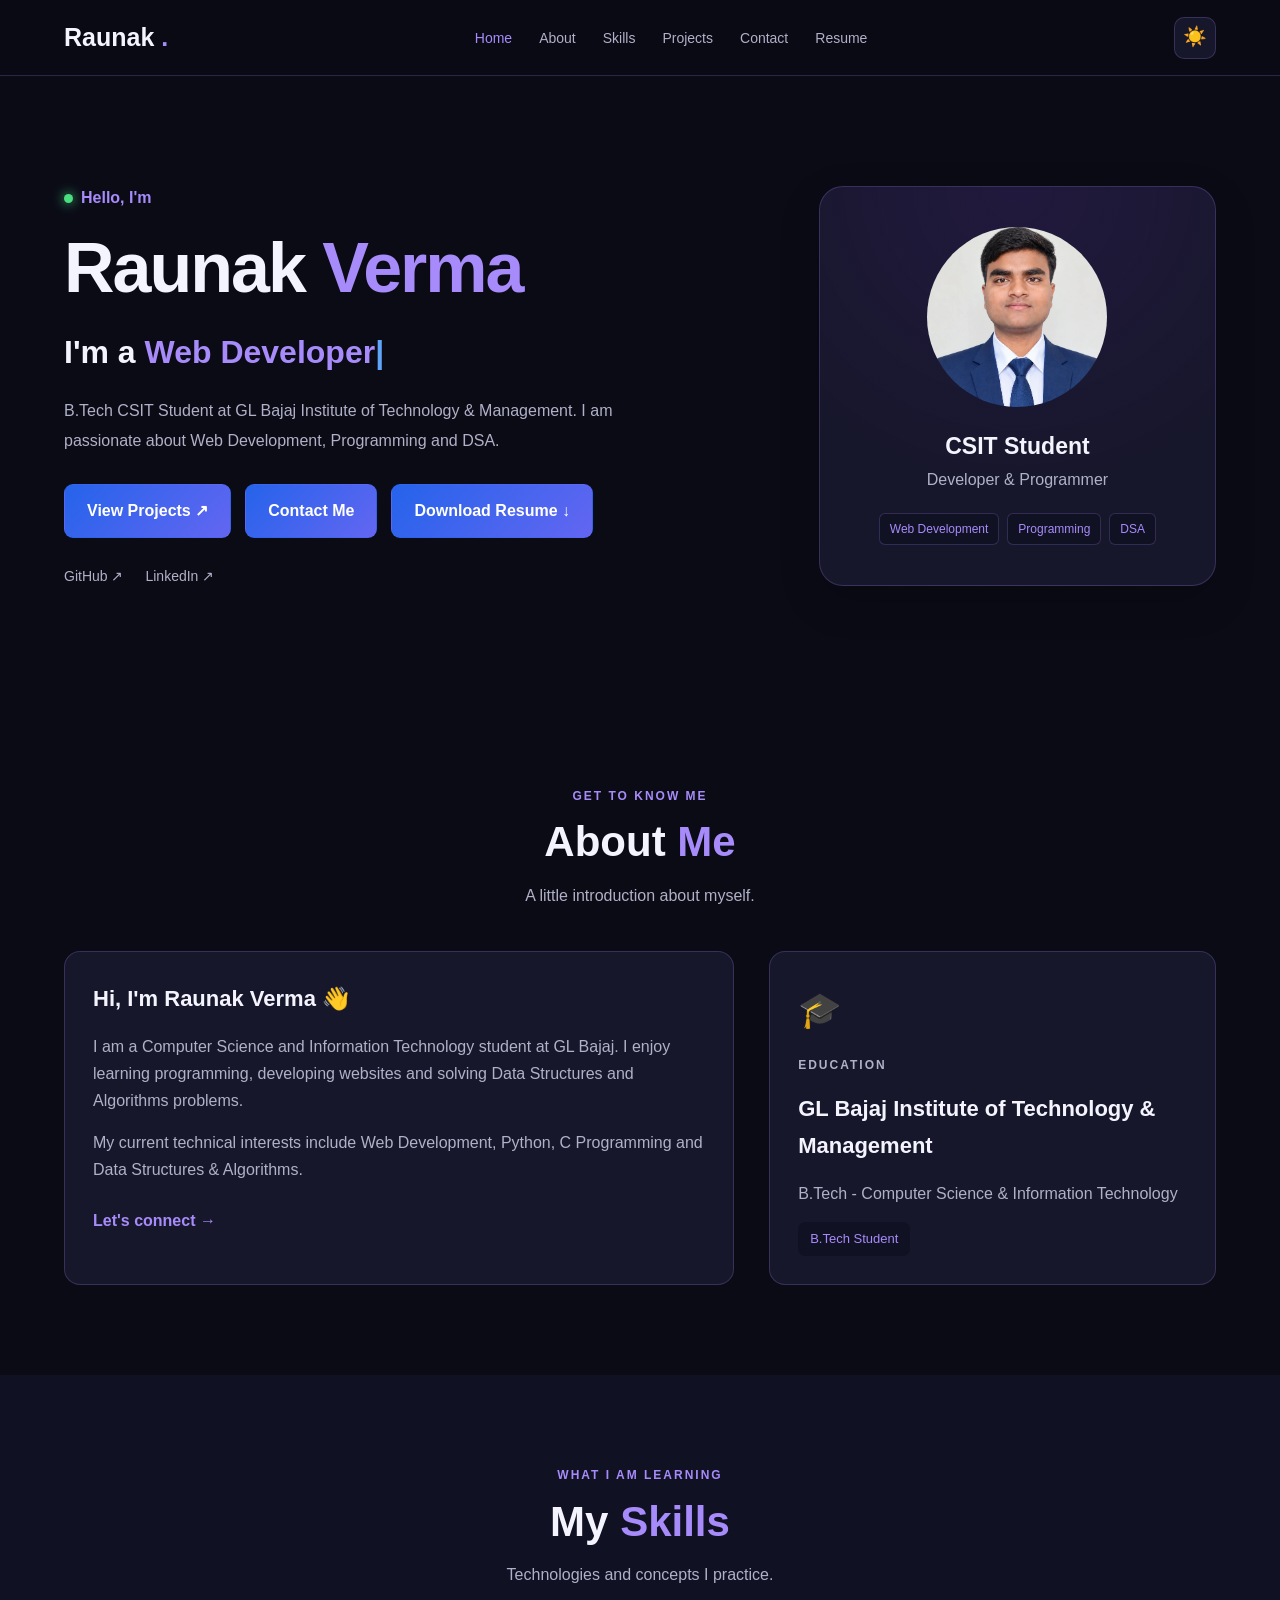
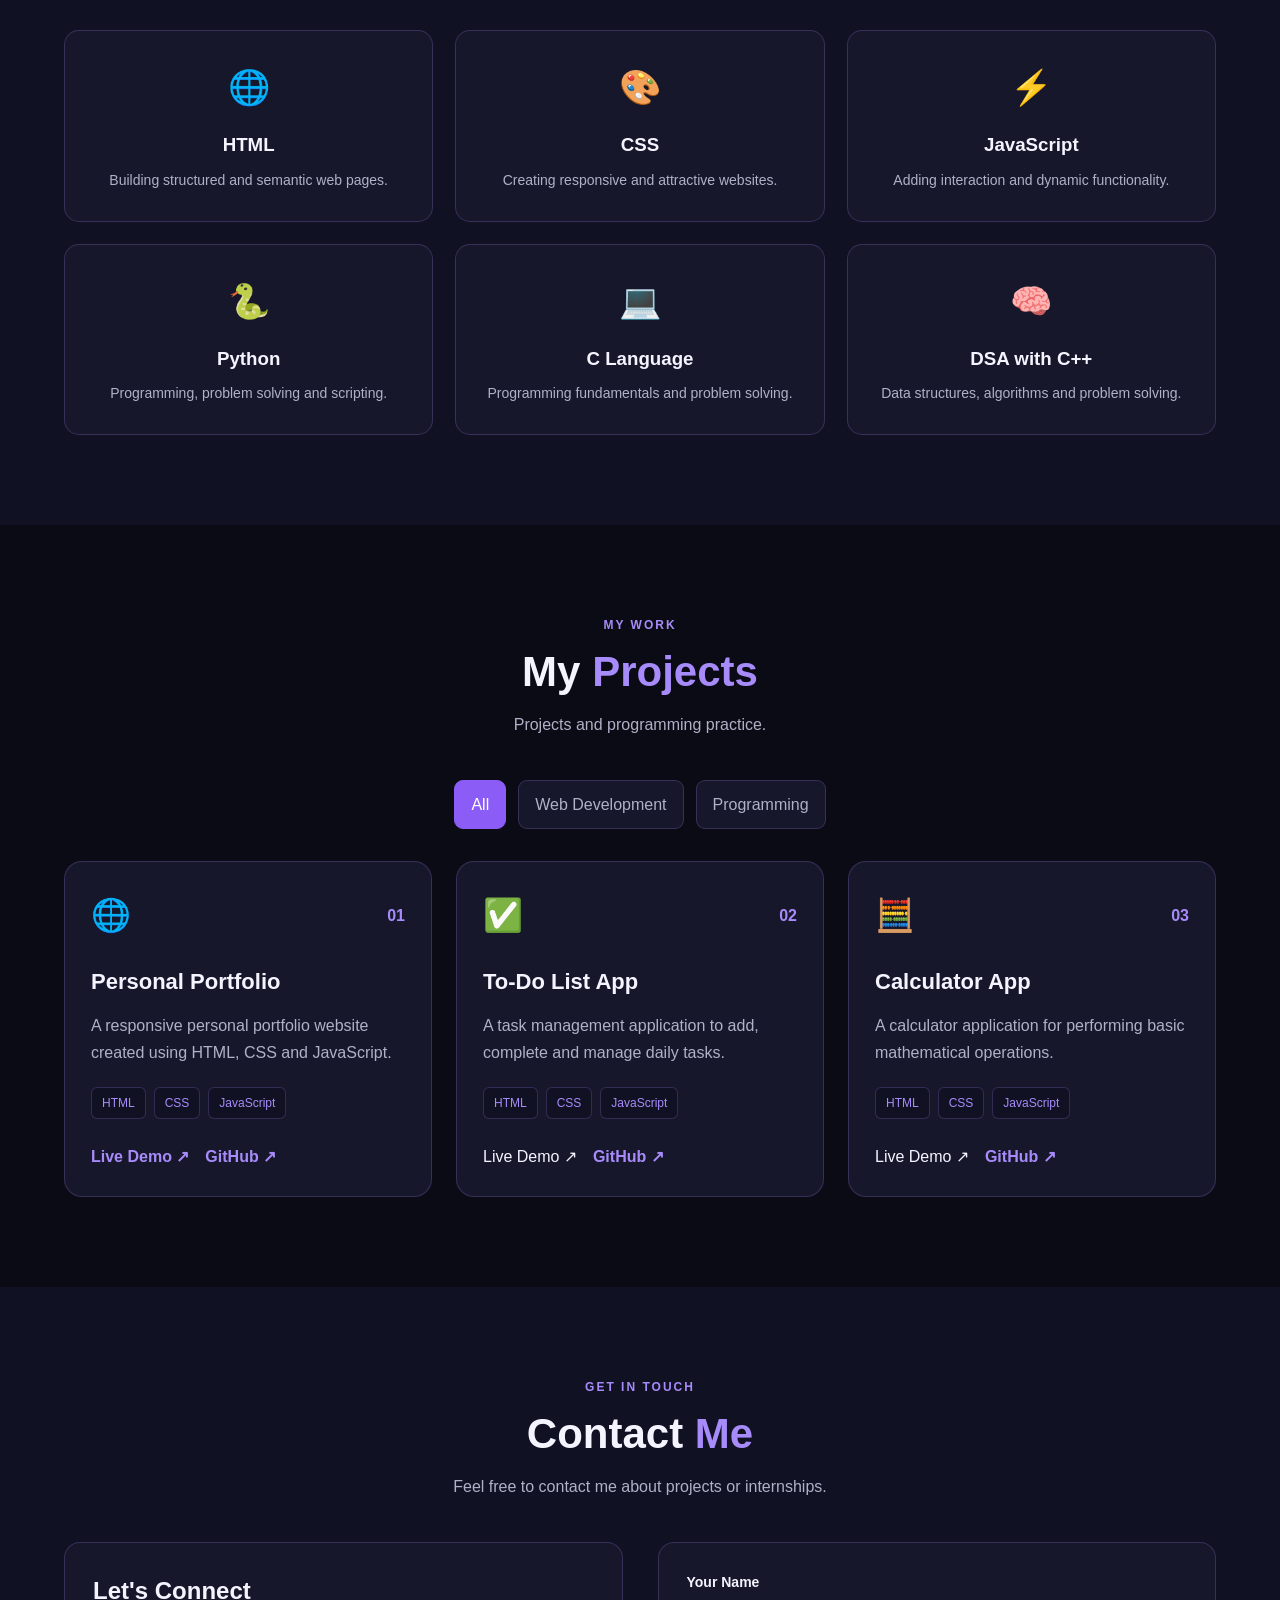
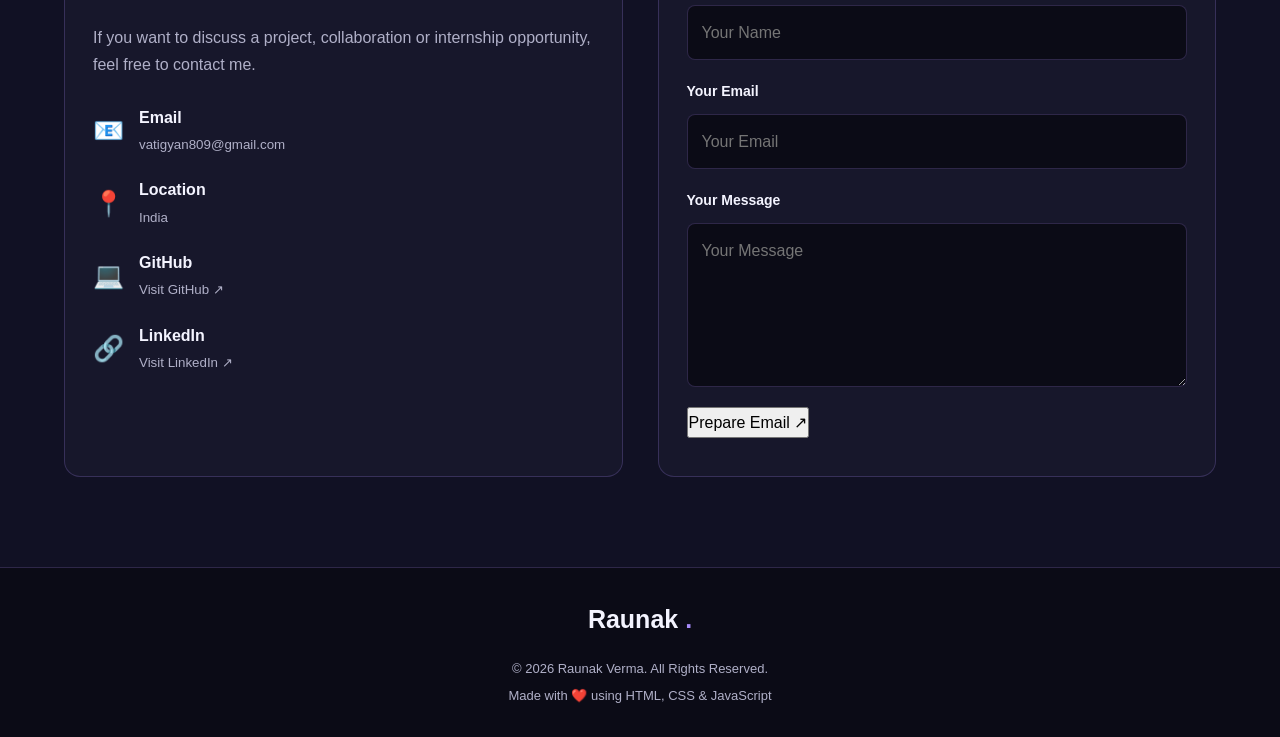
<file: index.html>
<!DOCTYPE html>
<html lang="en">
<head>
    <meta charset="UTF-8">
    <meta name="viewport" content="width=device-width, initial-scale=1.0">
    <meta name="description" content="Raunak Verma's personal developer portfolio">
    <title>Raunak Verma | Portfolio</title>
    <link rel="stylesheet" href="port.css">
    <script src="port.js" defer></script>
</head>
<body>

      <!-- Navbar -->
<header class="header">
    <nav class="navbar">
        <a href="#home" class="logo">Raunak <span>.</span></a>

        <ul class="nav-links" id="navLinks">
            <li><a href="#home" class="nav-link active">Home</a></li>
            <li><a href="#about" class="nav-link">About</a></li>
            <li><a href="#skills" class="nav-link">Skills</a></li>
            <li><a href="#projects" class="nav-link">Projects</a></li>
            <li><a href="#contact" class="nav-link">Contact</a></li>
            <li><a href="resume.pdf" class="nav-link" target="_blank">Resume</a></li>
        </ul>

        <div class="nav-actions">
            <button id="themeToggle" class="theme-toggle"
                type="button" aria-label="Switch to light mode">☀️</button>

            <button class="menu-btn" id="menuBtn"
                type="button" aria-label="Open menu"
                aria-expanded="false">☰</button>
        </div>
    </nav>
</header>

<main>
 
        <!-- Home Section -->
        <section id="home" class="hero">
    <div class="hero-content reveal">
        <p class="hello">
            <span class="status-dot"></span>Hello, I'm
        </p>

        <h1>Raunak <span>Verma</span></h1>

        <h2 class="hero-role">
            I'm a <span id="typingText"></span><span class="cursor">|</span>
        </h2>

        <p class="hero-description">
            B.Tech CSIT Student at GL Bajaj Institute of Technology
            &amp; Management. I am passionate about Web Development,
            Programming and DSA.
        </p>

        <div class="buttons">
            <a href="#projects" class="btn">View Projects ↗</a>
            <a href="#contact" class="btn secondary">Contact Me</a>
            <a href="resume.pdf" class="btn secondary" download>
                Download Resume ↓
            </a>
        </div>

        <div class="social-links">
            <a href="https://github.com/vatigyan809-pixel"
               target="_blank" rel="noopener noreferrer">GitHub ↗</a>

            <a href="https://www.linkedin.com/in/raunak-verma-663329392"
               target="_blank" rel="noopener noreferrer">LinkedIn ↗</a>
        </div>
    </div>

    <div class="hero-card reveal">
        <div class="profile-logo">
            <img src="image.png" alt="Raunak Verma profile photo">
        </div>

        <h3>CSIT Student</h3>
        <p>Developer &amp; Programmer</p>

        <div class="hero-tags">
            <span>Web Development</span>
            <span>Programming</span>
            <span>DSA</span>
        </div>
    </div>
</section>

     

        <!-- About Section -->
        <section id="about" class="section">
            <div class="section-heading reveal">
                <p class="section-label">GET TO KNOW ME</p>
                <h2 class="section-title">About <span>Me</span></h2>
                <p class="section-description">
                    A little introduction about myself.
                </p>
            </div>

            <div class="about-content">
                <div class="about-text reveal">
                    <h3>Hi, I'm Raunak Verma 👋</h3>

                    <p>
                        I am a Computer Science and Information Technology
                        student at GL Bajaj. I enjoy learning programming,
                        developing websites and solving Data Structures
                        and Algorithms problems.
                    </p>

                    <p>
                        My current technical interests include Web Development,
                        Python, C Programming and Data Structures &amp; Algorithms.
                    </p>

                    <a href="#contact" class="text-link">Let's connect →</a>
                </div>

                <div class="education-card reveal">
                    <div class="education-icon">🎓</div>
                    <p class="section-label">EDUCATION</p>

                    <h3>GL Bajaj Institute of Technology &amp; Management</h3>

                    <p>
                        B.Tech - Computer Science &amp; Information Technology
                    </p>

                    <span class="education-badge">B.Tech Student</span>
                </div>
            </div>
        </section>

        <!-- Skills Section -->
        <section id="skills" class="section alternate-section">
            <div class="section-heading reveal">
                <p class="section-label">WHAT I AM LEARNING</p>
                <h2 class="section-title">My <span>Skills</span></h2>
                <p class="section-description">
                    Technologies and concepts I practice.
                </p>
            </div>

            <div class="skills-container">
                <div class="skill-card reveal">
                    <div class="skill-icon">🌐</div>
                    <h3>HTML</h3>
                    <p>Building structured and semantic web pages.</p>
                </div>

                <div class="skill-card reveal">
                    <div class="skill-icon">🎨</div>
                    <h3>CSS</h3>
                    <p>Creating responsive and attractive websites.</p>
                </div>

                <div class="skill-card reveal">
                    <div class="skill-icon">⚡</div>
                    <h3>JavaScript</h3>
                    <p>Adding interaction and dynamic functionality.</p>
                </div>

                <div class="skill-card reveal">
                    <div class="skill-icon">🐍</div>
                    <h3>Python</h3>
                    <p>Programming, problem solving and scripting.</p>
                </div>

                <div class="skill-card reveal">
                    <div class="skill-icon">💻</div>
                    <h3>C Language</h3>
                    <p>Programming fundamentals and problem solving.</p>
                </div>

                <div class="skill-card reveal">
                    <div class="skill-icon">🧠</div>
                    <h3>DSA with C++</h3>
                    <p>Data structures, algorithms and problem solving.</p>
                </div>
            </div>
        </section>

        <!-- Projects Section -->
        <section id="projects" class="section">

            <div class="section-heading reveal">
                <p class="section-label">MY WORK</p>
                <h2 class="section-title">My <span>Projects</span></h2>
                <p class="section-description">
                    Projects and programming practice.
                </p>
            </div>

            <!-- Project Filters -->
            <div class="project-filters reveal" aria-label="Filter projects">
                <button class="filter-btn active" type="button"
                    data-filter="all" aria-pressed="true">All</button>

                <button class="filter-btn" type="button"
                    data-filter="web" aria-pressed="false">Web Development</button>

                <button class="filter-btn" type="button"
                    data-filter="programming" aria-pressed="false">Programming</button>
            </div>

            <!-- All Project Cards -->
            <div class="projects-container">

                <!-- Project 1 -->
                <article class="project-card reveal" data-category="web">
                    <div class="project-top">
                        <span class="project-emoji">🌐</span>
                        <span class="project-number">01</span>
                    </div>

                    <h3>Personal Portfolio</h3>

                    <p>
                        A responsive personal portfolio website created
                        using HTML, CSS and JavaScript.
                    </p>

                    <div class="tech">
                        <span>HTML</span>
                        <span>CSS</span>
                        <span>JavaScript</span>
                    </div>

                    <div class="project-links">
                        <a href="#home" class="project-link">Live Demo ↗</a>

                        <a href="https://github.com/vatigyan809-pixel"
                           target="_blank" rel="noopener noreferrer"
                           class="project-link">GitHub ↗</a>
                    </div>
                </article>

                <!-- Project 2 -->
                <article class="project-card reveal" data-category="web">
                    <div class="project-top">
                        <span class="project-emoji">✅</span>
                        <span class="project-number">02</span>
                    </div>

                    <h3>To-Do List App</h3>

                    <p>
                        A task management application to add, complete
                        and manage daily tasks.
                    </p>

                    <div class="tech">
                        <span>HTML</span>
                        <span>CSS</span>
                        <span>JavaScript</span>
                    </div>

                    <div class="project-links">
                        <a href="https://task-flow-rho-lime.vercel.app">
                             Live Demo ↗
                        </a>

                        <a href="https://github.com/vatigyan809-pixel"
                           target="_blank" rel="noopener noreferrer"
                           class="project-link">GitHub ↗</a>
                    </div>
                </article>

                <!-- Project 3 -->
                <article class="project-card reveal" data-category="programming">
                    <div class="project-top">
                        <span class="project-emoji">🧮</span>
                        <span class="project-number">03</span>
                    </div>

                    <h3>Calculator App</h3>

                    <p>
                        A calculator application for performing
                        basic mathematical operations.
                    </p>

                    <div class="tech">
                        <span>HTML</span>
                        <span>CSS</span>
                        <span>JavaScript</span>
                    </div>

                    <div class="project-links">

                        <a href="https://calculator-raunak13.vercel.app/">
                            Live Demo ↗</a>

                        <a href="https://github.com/vatigyan809-pixel"
                           target="_blank" rel="noopener noreferrer"
                           class="project-link">GitHub ↗</a>
                    </div>
                </article>

            </div>
        </section>

        <!-- Contact Section -->
        <section id="contact" class="section alternate-section">
            <div class="section-heading reveal">
                <p class="section-label">GET IN TOUCH</p>
                <h2 class="section-title">Contact <span>Me</span></h2>

                <p class="section-description">
                    Feel free to contact me about projects or internships.
                </p>
            </div>

            <div class="contact-container">

                <div class="contact-info reveal">
                    <h3>Let's Connect</h3>

                    <p>
                        If you want to discuss a project, collaboration
                        or internship opportunity, feel free to contact me.
                    </p>

                    <a class="contact-item" href="mailto:vatigyan809@gmail.com">
                        <span>📧</span>
                        <span>
                            <strong>Email</strong>
                            <small>vatigyan809@gmail.com</small>
                        </span>
                    </a>

                    <div class="contact-item">
                        <span>📍</span>
                        <span>
                            <strong>Location</strong>
                            <small>India</small>
                        </span>
                    </div>

                    <a class="contact-item"
                       href="https://github.com/vatigyan809-pixel"
                       target="_blank" rel="noopener noreferrer">
                        <span>💻</span>
                        <span>
                            <strong>GitHub</strong>
                            <small>Visit GitHub ↗</small>
                        </span>
                    </a>

                    <a class="contact-item"
                       href="https://linkedin.com/in/raunak-verma-663329392"
                       target="_blank" rel="noopener noreferrer">
                        <span>🔗</span>
                        <span>
                            <strong>LinkedIn</strong>
                            <small>Visit LinkedIn ↗</small>
                        </span>
                    </a>
                </div>

                <form id="contactForm" class="contact-form">
                    <label for="name">Your Name</label>
                    <input type="text" id="name" name="name"
                        placeholder="Your Name" required>

                    <label for="email">Your Email</label>
                    <input type="email" id="email" name="email"
                        placeholder="Your Email" required>

                    <label for="message">Your Message</label>
                    <textarea id="message" name="message" rows="5"
                        placeholder="Your Message" required></textarea>

                    <button type="submit" class="btn">Prepare Email ↗</button>

                    <p id="formStatus" class="form-status"
                       aria-live="polite"></p>
                </form>

            </div>
        </section>

    </main>

    <!-- Footer -->
    <footer class="footer">
        <a href="#home" class="logo">Raunak <span>.</span></a>

        <p>
            © <span id="currentYear">2026</span>
            Raunak Verma. All Rights Reserved.
        </p>

        <p>Made with ❤️ using HTML, CSS &amp; JavaScript</p>
    </footer>

    <!-- Back to Top Button -->
    <button id="backToTop" class="back-to-top"
        type="button" aria-label="Back to top">↑</button>

</body>
</html>
</file>
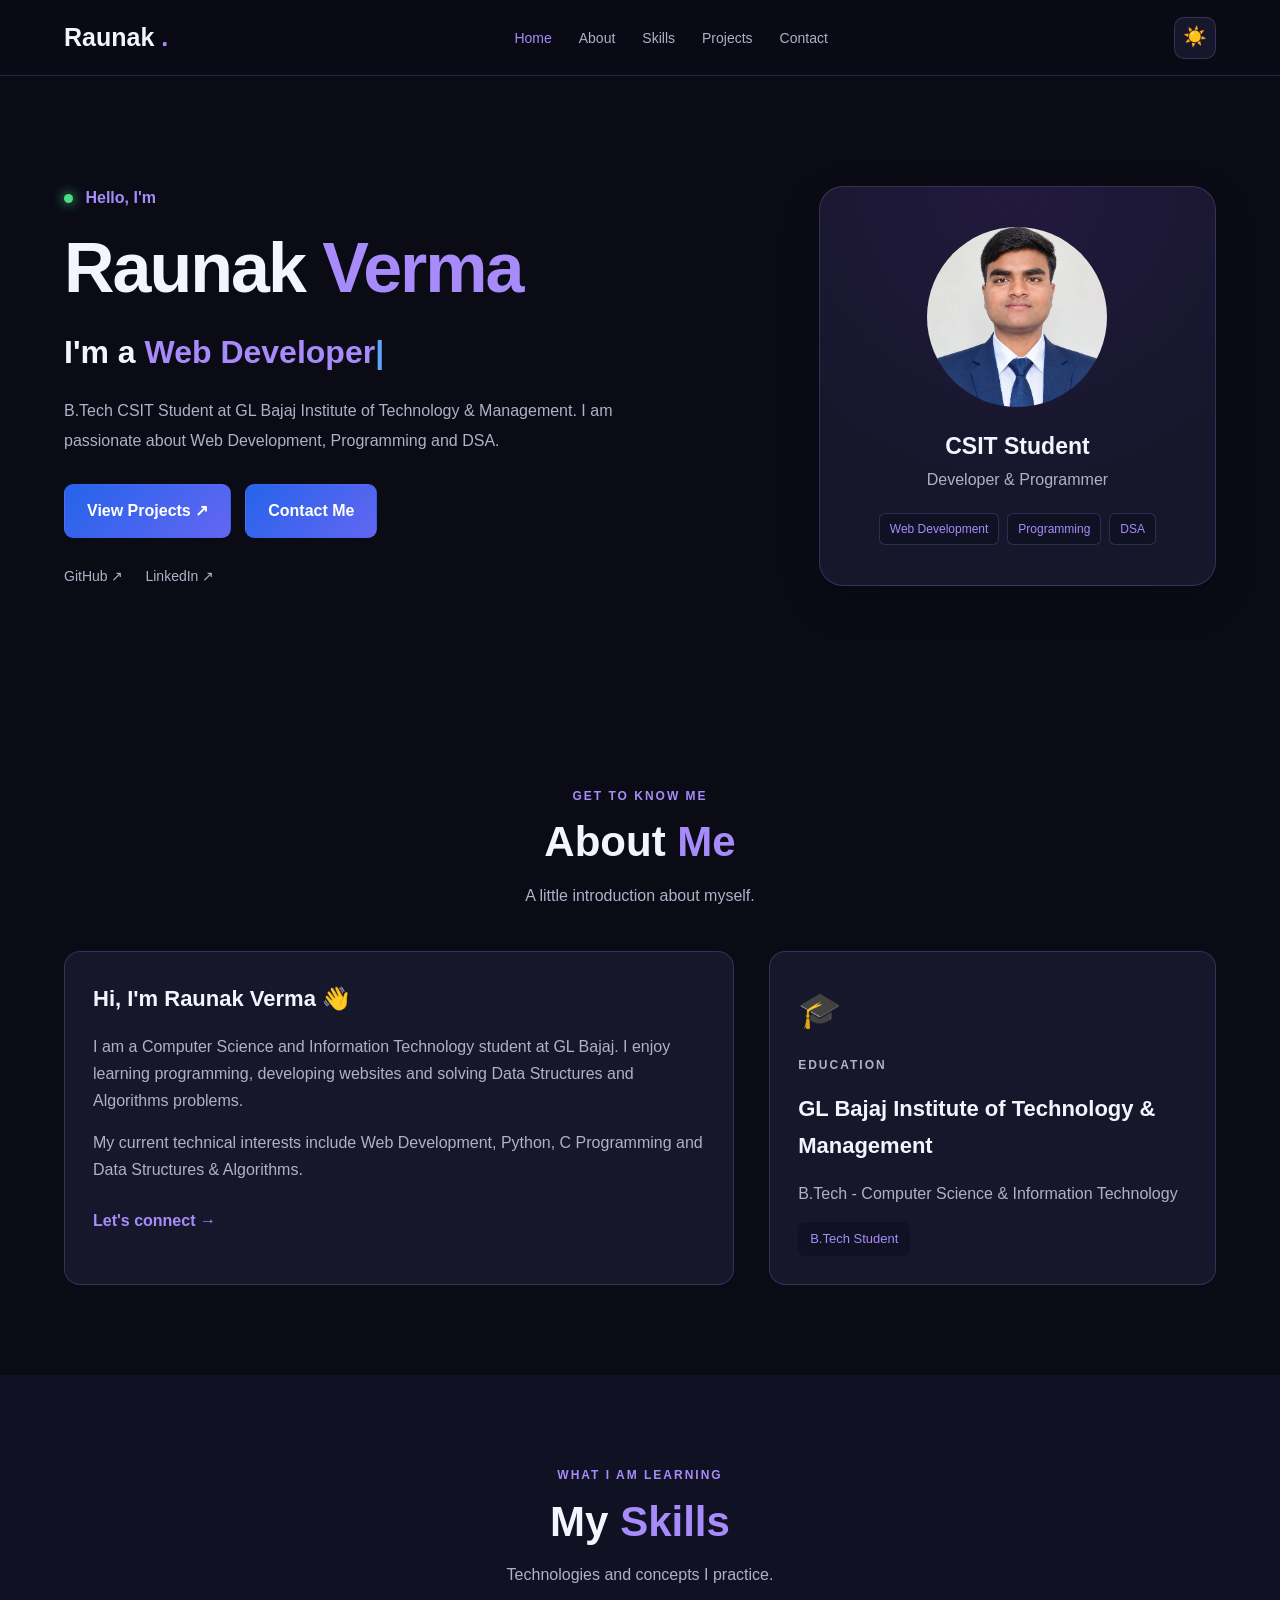
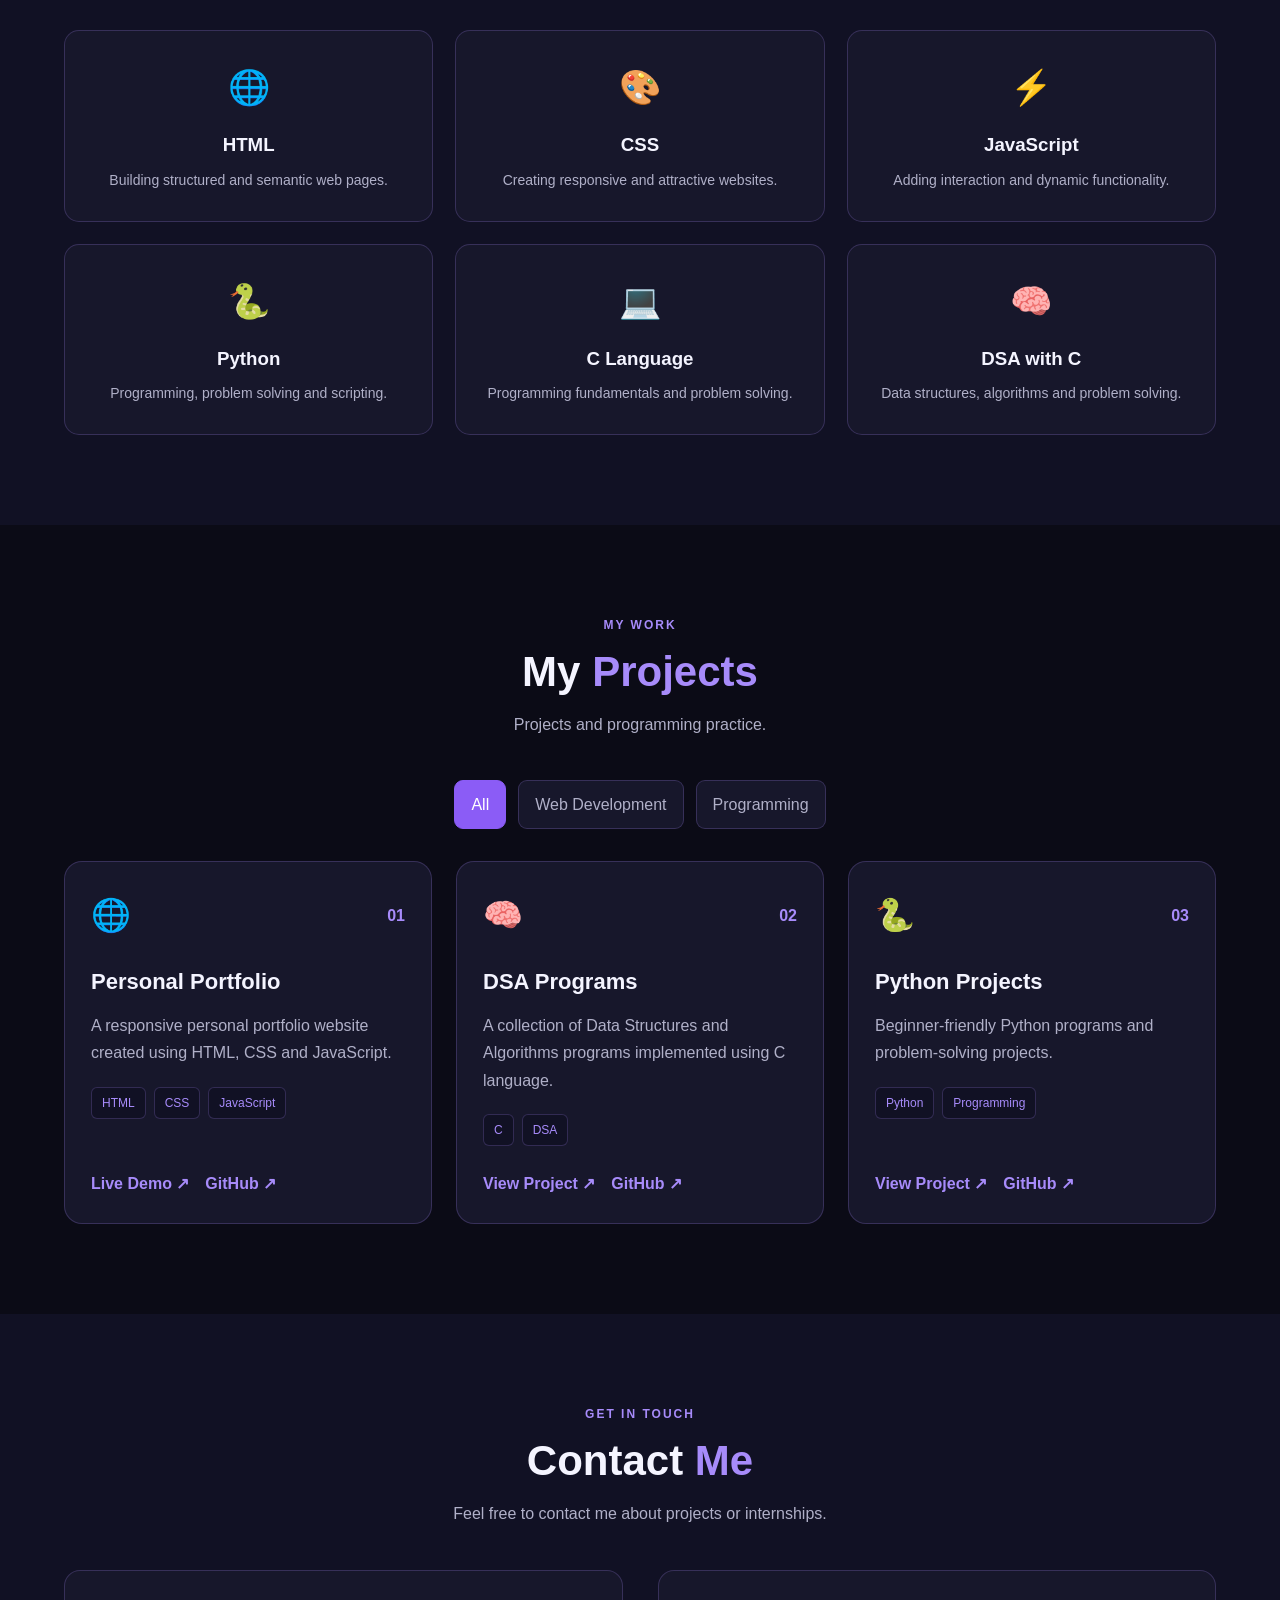
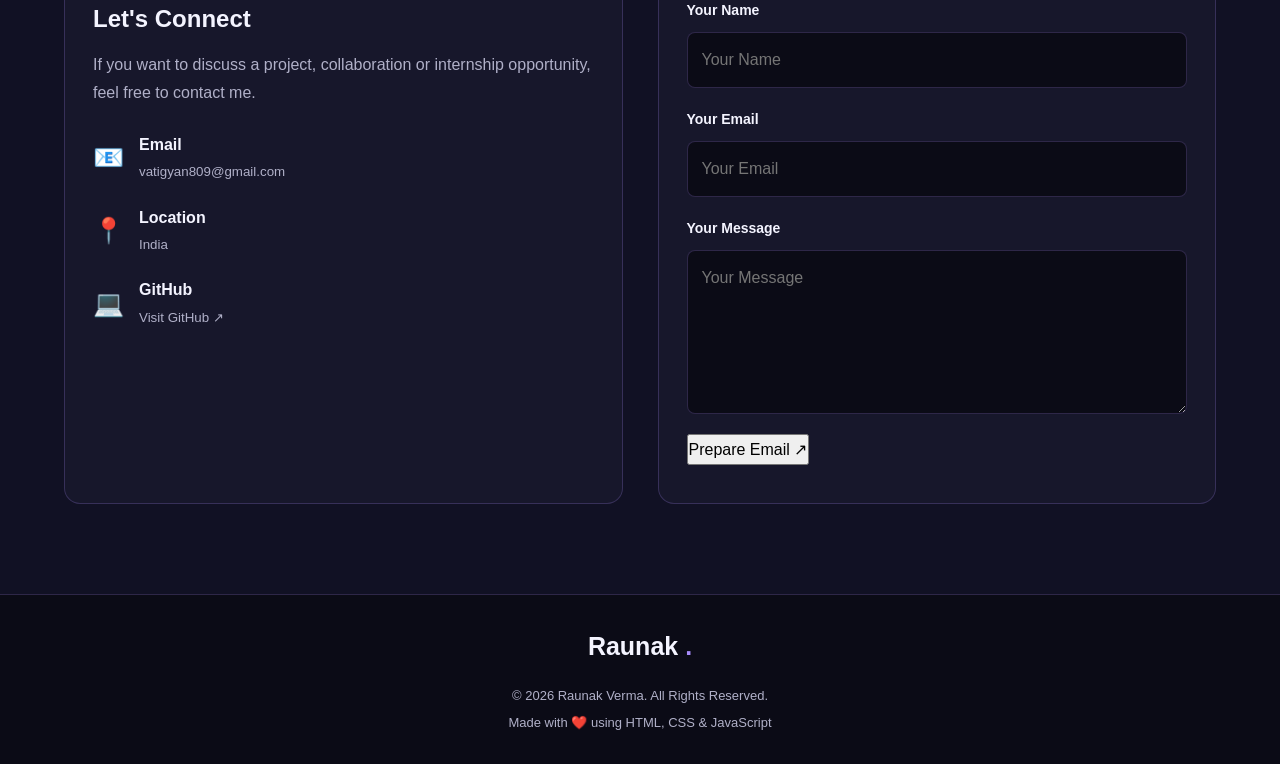
<file: port.html>
<!DOCTYPE html>
<html lang="en">
<head>
    <meta charset="UTF-8">
    <meta name="viewport" content="width=device-width, initial-scale=1.0">
    <meta name="description" content="Raunak Verma's personal developer portfolio">
    <title>Raunak Verma | Portfolio</title>

    <link rel="stylesheet" href="port.css">
    <script src="port.js" defer></script>
</head>
<body>

    <!-- Navbar -->
    <header class="header">
        <nav class="navbar">
            <a href="#home" class="logo">Raunak <span>.</span></a>

            <ul class="nav-links" id="navLinks">
                <li><a href="#home" class="nav-link active">Home</a></li>
                <li><a href="#about" class="nav-link">About</a></li>
                <li><a href="#skills" class="nav-link">Skills</a></li>
                <li><a href="#projects" class="nav-link">Projects</a></li>
                <li><a href="#contact" class="nav-link">Contact</a></li>
            </ul>

            <div class="nav-actions">
                <button id="themeToggle" class="theme-toggle"
                        type="button" aria-label="Switch to light mode">
                    ☀️
                </button>

                <button class="menu-btn" id="menuBtn"
                        type="button" aria-label="Open menu"
                        aria-expanded="false">
                    ☰
                </button>
            </div>
        </nav>
    </header>

    <main>

        <!-- Home Section -->
        <section id="home" class="hero">
            <div class="hero-content reveal">
                <p class="hello">
                    <span class="status-dot"></span>
                    Hello, I'm
                </p>

                <h1>Raunak <span>Verma</span></h1>

                <h2 class="hero-role">
                    I'm a <span id="typingText"></span><span class="cursor">|</span>
                </h2>

                <p class="hero-description">
                    B.Tech CSIT Student at GL Bajaj Institute of Technology
                    &amp; Management. I am passionate about Web Development,
                    Programming and DSA.
                </p>

                <div class="buttons">
                    <a href="#projects" class="btn">View Projects ↗</a>
                    <a href="#contact" class="btn secondary">Contact Me</a>
                </div>

                <div class="social-links">
                    <a href="https://github.com/vatigyan809-pixel"
                       target="_blank" rel="noopener noreferrer">GitHub ↗</a>
                    <a href="https://www.linkedin.com/in/raunak-verma-663329392"
                       target="_blank" rel="noopener noreferrer">LinkedIn ↗</a>
                </div>
            </div>

            <div class="hero-card reveal">
                       <div class="profile-logo">
                        <img src="image.png" alt="My Photo">
                                          </div>
                <h3>CSIT Student</h3>
                <p>Developer &amp; Programmer</p>

                <div class="hero-tags">
                    <span>Web Development</span>
                    <span>Programming</span>
                    <span>DSA</span>
                </div>
            </div>
        </section>

        <!-- About Section -->
        <section id="about" class="section">
            <div class="section-heading reveal">
                <p class="section-label">GET TO KNOW ME</p>
                <h2 class="section-title">About <span>Me</span></h2>
                <p class="section-description">
                    A little introduction about myself.
                </p>
            </div>

            <div class="about-content">
                <div class="about-text reveal">
                    <h3>Hi, I'm Raunak Verma 👋</h3>

                    <p>
                        I am a Computer Science and Information Technology
                        student at GL Bajaj. I enjoy learning programming,
                        developing websites and solving Data Structures
                        and Algorithms problems.
                    </p>

                    <p>
                        My current technical interests include Web Development,
                        Python, C Programming and Data Structures &amp; Algorithms.
                    </p>

                    <a href="#contact" class="text-link">Let's connect →</a>
                </div>

                <div class="education-card reveal">
                    <div class="education-icon">🎓</div>
                    <p class="section-label">EDUCATION</p>
                    <h3>GL Bajaj Institute of Technology &amp; Management</h3>
                    <p>B.Tech - Computer Science &amp; Information Technology</p>
                    <span class="education-badge">B.Tech Student</span>
                </div>
            </div>
        </section>

        <!-- Skills Section -->
        <section id="skills" class="section alternate-section">
            <div class="section-heading reveal">
                <p class="section-label">WHAT I AM LEARNING</p>
                <h2 class="section-title">My <span>Skills</span></h2>
                <p class="section-description">
                    Technologies and concepts I practice.
                </p>
            </div>

            <div class="skills-container">
                <div class="skill-card reveal">
                    <div class="skill-icon">🌐</div>
                    <h3>HTML</h3>
                    <p>Building structured and semantic web pages.</p>
                </div>

                <div class="skill-card reveal">
                    <div class="skill-icon">🎨</div>
                    <h3>CSS</h3>
                    <p>Creating responsive and attractive websites.</p>
                </div>

                <div class="skill-card reveal">
                    <div class="skill-icon">⚡</div>
                    <h3>JavaScript</h3>
                    <p>Adding interaction and dynamic functionality.</p>
                </div>

                <div class="skill-card reveal">
                    <div class="skill-icon">🐍</div>
                    <h3>Python</h3>
                    <p>Programming, problem solving and scripting.</p>
                </div>

                <div class="skill-card reveal">
                    <div class="skill-icon">💻</div>
                    <h3>C Language</h3>
                    <p>Programming fundamentals and problem solving.</p>
                </div>

                <div class="skill-card reveal">
                    <div class="skill-icon">🧠</div>
                    <h3>DSA with C</h3>
                    <p>Data structures, algorithms and problem solving.</p>
                </div>
            </div>
        </section>

        <!-- Projects Section -->
        <section id="projects" class="section">
            <div class="section-heading reveal">
                <p class="section-label">MY WORK</p>
                <h2 class="section-title">My <span>Projects</span></h2>
                <p class="section-description">
                    Projects and programming practice.
                </p>
            </div>

            <div class="project-filters reveal">
                <button class="filter-btn active" type="button"
                        data-filter="all" aria-pressed="true">All</button>

                <button class="filter-btn" type="button"
                        data-filter="web" aria-pressed="false">
                    Web Development
                </button>

                <button class="filter-btn" type="button"
                        data-filter="programming" aria-pressed="false">
                    Programming
                </button>
            </div>

            <div class="projects-container">

                <article class="project-card reveal" data-category="web">
                    <div class="project-top">
                        <span class="project-emoji">🌐</span>
                        <span class="project-number">01</span>
                    </div>

                    <h3>Personal Portfolio</h3>
                    <p>
                        A responsive personal portfolio website created using
                        HTML, CSS and JavaScript.
                    </p>

                    <div class="tech">
                        <span>HTML</span>
                        <span>CSS</span>
                        <span>JavaScript</span>
                    </div>

                    <div class="project-links">
                        <a href="#home" class="project-link">Live Demo ↗</a>
                        <a href="https://github.com/" target="_blank"
                           rel="noopener noreferrer" class="project-link">
                            GitHub ↗
                        </a>
                    </div>
                </article>

                <article class="project-card reveal" data-category="programming">
                    <div class="project-top">
                        <span class="project-emoji">🧠</span>
                        <span class="project-number">02</span>
                    </div>

                    <h3>DSA Programs</h3>
                    <p>
                        A collection of Data Structures and Algorithms
                        programs implemented using C language.
                    </p>

                    <div class="tech">
                        <span>C</span>
                        <span>DSA</span>
                    </div>

                    <div class="project-links">
                        <a href="#projects" class="project-link">View Project ↗</a>
                        <a href="https://github.com/" target="_blank"
                           rel="noopener noreferrer" class="project-link">
                            GitHub ↗
                        </a>
                    </div>
                </article>

                <article class="project-card reveal" data-category="programming">
                    <div class="project-top">
                        <span class="project-emoji">🐍</span>
                        <span class="project-number">03</span>
                    </div>

                    <h3>Python Projects</h3>
                    <p>
                        Beginner-friendly Python programs and problem-solving
                        projects.
                    </p>

                    <div class="tech">
                        <span>Python</span>
                        <span>Programming</span>
                    </div>

                    <div class="project-links">
                        <a href="#projects" class="project-link">View Project ↗</a>
                        <a href="https://github.com/vatigyan809-pixel" target="_blank"
                           rel="noopener noreferrer" class="project-link">
                            GitHub ↗
                        </a>
                    </div>
                </article>

            </div>
        </section>

        <!-- Contact Section -->
        <section id="contact" class="section alternate-section">
            <div class="section-heading reveal">
                <p class="section-label">GET IN TOUCH</p>
                <h2 class="section-title">Contact <span>Me</span></h2>
                <p class="section-description">
                    Feel free to contact me about projects or internships.
                </p>
            </div>

            <div class="contact-container">
                <div class="contact-info reveal">
                    <h3>Let's Connect</h3>

                    <p>
                        If you want to discuss a project, collaboration or
                        internship opportunity, feel free to contact me.
                    </p>

                    <a class="contact-item"
                       href="mailto:vatigyan809@gmail.com">
                        <span>📧</span>
                        <span>
                            <strong>Email</strong>
                            <small>vatigyan809@gmail.com</small>
                        </span>
                    </a>

                    <div class="contact-item">
                        <span>📍</span>
                        <span>
                            <strong>Location</strong>
                            <small>India</small>
                        </span>
                    </div>

                    <a class="contact-item" href="https://github.com/vatigyan809-pixel"
                       target="_blank" rel="noopener noreferrer">
                        <span>💻</span>
                        <span>
                            <strong>GitHub</strong>
                            <small>Visit GitHub ↗</small>
                        </span>
                    </a>
                </div>

                <form id="contactForm" class="contact-form reveal">
                    <label for="name">Your Name</label>
                    <input type="text" id="name" name="name"
                           placeholder="Your Name" required>

                    <label for="email">Your Email</label>
                    <input type="email" id="email" name="email"
                           placeholder="Your Email" required>

                    <label for="message">Your Message</label>
                    <textarea id="message" name="message" rows="5"
                              placeholder="Your Message" required></textarea>

                    <button type="submit" class="btn">Prepare Email ↗</button>
                    <p id="formStatus" class="form-status" aria-live="polite"></p>
                </form>
            </div>
        </section>

    </main>

    <!-- Footer -->
    <footer class="footer">
        <a href="#home" class="logo">Raunak <span>.</span></a>

        <p>© <span id="currentYear">2026</span> Raunak Verma. All Rights Reserved.</p>
        <p>Made with ❤️ using HTML, CSS &amp; JavaScript</p>
    </footer>

    <!-- Back to top -->
    <button id="backToTop" class="back-to-top"
            type="button" aria-label="Back to top">↑</button>

</body>
</html>
</file>
<file: port.css>
/* ==================================
   1. COLORS AND BASIC SETTINGS
================================== */

:root {
    --bg: #0b0b16;
    --bg2: #111124;
    --card: #17172b;
    --text: #f4f4ff;
    --muted: #b0b0c8;
    --accent: #a78bfa;
    --purple: #8b5cf6;
    --blue: #60a5fa;
    --border: rgba(167, 139, 250, 0.22);
    --header: rgba(11, 11, 22, 0.9);
    --shadow: 0 15px 40px rgba(0, 0, 0, 0.2);
}

body.light-theme {
    --bg: #f7f8ff;
    --bg2: #eef0ff;
    --card: #ffffff;
    --text: #202039;
    --muted: #606079;
    --accent: #7045d8;
    --purple: #7045d8;
    --blue: #2563eb;
    --border: rgba(112, 69, 216, 0.2);
    --header: rgba(247, 248, 255, 0.92);
    --shadow: 0 15px 35px rgba(40, 30, 80, 0.08);
}

* {
    margin: 0;
    padding: 0;
    box-sizing: border-box;
}

html {
    scroll-behavior: smooth;
    scroll-padding-top: 90px;
}

body {
    font-family: "Segoe UI", Arial, sans-serif;
    background: var(--bg);
    color: var(--text);
    line-height: 1.7;
    overflow-x: hidden;
    transition: background 0.3s, color 0.3s;
}

a {
    color: inherit;
    text-decoration: none;
}

button,
input,
textarea {
    font: inherit;
}

button {
    cursor: pointer;
}

section {
    scroll-margin-top: 85px;
}


/* ==================================
   2. NAVBAR
================================== */

.header {
    position: sticky;
    top: 0;
    z-index: 1000;
    background: var(--header);
    backdrop-filter: blur(15px);
    border-bottom: 1px solid var(--border);
}

.navbar {
    max-width: 1200px;
    min-height: 75px;
    padding: 14px 24px;
    margin: auto;
    display: flex;
    justify-content: space-between;
    align-items: center;
    gap: 20px;
}

.logo {
    font-size: 25px;
    font-weight: 800;
    white-space: nowrap;
}

.logo span {
    color: var(--accent);
}

.nav-links {
    display: flex;
    list-style: none;
    gap: 27px;
    align-items: center;
}

.nav-link {
    color: var(--muted);
    font-size: 14px;
    transition: color 0.3s;
}

.nav-link:hover,
.nav-link.active {
    color: var(--accent);
}

.nav-actions {
    display: flex;
    align-items: center;
    gap: 10px;
}

.theme-toggle,
.menu-btn {
    width: 42px;
    height: 42px;
    border: 1px solid var(--border);
    border-radius: 10px;
    background: var(--card);
    color: var(--text);
    font-size: 19px;
}

.menu-btn {
    display: none;
}


/* ==================================
   3. HOME / HERO SECTION
================================== */
 

.hero {
    max-width: 1200px;
    min-height: 620px;
    padding: 85px 24px;
    margin: auto;
    display: grid;
    grid-template-columns: minmax(0, 1.4fr) minmax(280px, 0.8fr);
    align-items: center;
    gap: 60px;
}

.hello {
    color: var(--accent);
    font-weight: 600;
    margin-bottom: 15px;
}

.status-dot {
    display: inline-block;
    width: 9px;
    height: 9px;
    margin-right: 8px;
    border-radius: 50%;
    background: #4ade80;
    box-shadow: 0 0 12px #4ade80;
}

.hero h1 {
    font-size: clamp(42px, 6vw, 70px);
    line-height: 1.2;
    letter-spacing: -2px;
    margin-bottom: 18px;
}

.hero h1 span,
.section-title span {
    color: var(--accent);
}

.hero-role {
    font-size: clamp(22px, 3vw, 32px);
    margin-bottom: 20px;
    line-height: 1.5;
}

#typingText {
    color: var(--accent);
}

.cursor {
    color: var(--blue);
    animation: blink 0.7s infinite;
}

@keyframes blink {
    50% {
        opacity: 0;
    }
}

.hero-description {
    max-width: 590px;
    color: var(--muted);
    line-height: 1.9;
}

.buttons {
    display: flex;
    flex-wrap: wrap;
    gap: 14px;
    margin-top: 28px;
}

/* ==================================
   BUTTONS - SIMPLE BLUE GRADIENT
================================== */

.hero .buttons .btn,
.hero .buttons .btn.secondary {
    display: inline-flex;
    justify-content: center;
    align-items: center;
    padding: 12px 22px;
    border: 1px solid transparent;
    border-radius: 9px;
    background: linear-gradient(135deg, #2563eb, #6366f1) !important;
    color: #ffffff !important;
    font-weight: 600;

    /* Remove lighting */
    box-shadow: none !important;
    filter: none !important;
    text-shadow: none !important;
    outline: none;

    transition: transform 0.3s ease;
}

/* ==================================
   HOVER - NO LIGHT OR GLOW
================================== */

.hero .buttons .btn:hover,
.hero .buttons .btn.secondary:hover {
    background: linear-gradient(135deg, #2563eb, #6366f1) !important;
    box-shadow: none !important;
    filter: none !important;
    text-shadow: none !important;
    transform: translateY(-3px);
}

/* Remove button lighting effects */

.hero .buttons .btn::before,
.hero .buttons .btn::after,
.hero .buttons .btn.secondary::before,
.hero .buttons .btn.secondary::after {
    content: none !important;
    display: none !important;
    box-shadow: none !important;
    filter: none !important;
}

/* ==================================
   SOCIAL LINKS
================================== */

.social-links {
    display: flex;
    gap: 22px;
    margin-top: 27px;
}

.social-links a {
    color: var(--muted);
    font-size: 14px;
}

.social-links a:hover {
    color: var(--accent);
}

/* ==================================
   HERO CARD
================================== */

.hero-card {
    padding: 40px 25px;
    text-align: center;
    border: 1px solid var(--border);
    border-radius: 24px;
    background: radial-gradient(
        circle at top,
        rgba(139, 92, 246, 0.18),
        var(--card) 70%
    );
    box-shadow: var(--shadow);
}

.profile-logo {
    width: 180px;
    height: 180px;
    margin: 0 auto 20px;
    border-radius: 50%;
    overflow: hidden;
}

.profile-logo img {
    width: 100%;
    height: 100%;
    object-fit: cover;
    display: block;
}

.hero-card h3 {
    font-size: 23px;
}

.hero-card p {
    color: var(--muted);
}

/* ==================================
   HERO TAGS
================================== */

.hero-tags {
    display: flex;
    flex-wrap: wrap;
    justify-content: center;
    gap: 8px;
    margin-top: 20px;
}

.hero-tags span,
.tech span {
    padding: 5px 10px;
    border: 1px solid var(--border);
    border-radius: 6px;
    background: var(--bg2);
    color: var(--accent);
    font-size: 12px;
}
/* ==================================
   4. SECTIONS AND HEADINGS
================================== */

.section {
    width: 100%;
    max-width: 1200px;
    margin: 0 auto;
    padding: 90px 24px;
}

.alternate-section {
    max-width: none;
    padding-left: max(24px, calc((100% - 1152px) / 2));
    padding-right: max(24px, calc((100% - 1152px) / 2));
    background: var(--bg2);
}

.section-heading {
    text-align: center;
    margin-bottom: 42px;
}

.section-label {
    color: var(--accent);
    font-size: 12px;
    font-weight: 800;
    letter-spacing: 2px;
    margin-bottom: 9px;
}

.section-title {
    font-size: clamp(30px, 4vw, 42px);
    line-height: 1.3;
    margin-bottom: 12px;
}

.section-description {
    color: var(--muted);
}


/* ==================================
   5. ABOUT AND EDUCATION
================================== */

.about-content {
    display: grid;
    grid-template-columns: minmax(0, 1.2fr) minmax(0, 0.8fr);
    gap: 35px;
    align-items: stretch;
}

.about-text,
.education-card {
    padding: 28px;
    border: 1px solid var(--border);
    border-radius: 16px;
    background: var(--card);
}

.about-text h3,
.education-card h3 {
    font-size: 22px;
    margin-bottom: 15px;
}

.about-text p,
.education-card p {
    color: var(--muted);
    margin-bottom: 15px;
}

.text-link {
    display: inline-block;
    margin-top: 8px;
    color: var(--accent);
    font-weight: 600;
}

.education-icon {
    font-size: 35px;
    margin-bottom: 15px;
}

.education-badge {
    display: inline-block;
    padding: 6px 12px;
    border-radius: 7px;
    background: var(--bg2);
    color: var(--accent);
    font-size: 13px;
}




/* ==================================
   4. SECTIONS AND HEADINGS
================================== */

.section {
    width: 100%;
    max-width: 1200px;
    margin: 0 auto;
    padding: 90px 24px;
}

.alternate-section {
    max-width: none;
    padding-left: max(24px, calc((100% - 1152px) / 2));
    padding-right: max(24px, calc((100% - 1152px) / 2));
    background: var(--bg2);
}

.section-heading {
    text-align: center;
    margin-bottom: 42px;
}

.section-label {
    color: var(--accent);
    font-size: 12px;
    font-weight: 800;
    letter-spacing: 2px;
    margin-bottom: 9px;
}

.section-title {
    font-size: clamp(30px, 4vw, 42px);
    line-height: 1.3;
    margin-bottom: 12px;
}

.section-description {
    color: var(--muted);
}


/* ==================================
   5. ABOUT AND EDUCATION
================================== */

.about-content {
    display: grid;
    grid-template-columns: minmax(0, 1.2fr) minmax(0, 0.8fr);
    gap: 35px;
    align-items: stretch;
}

.about-text,
.education-card {
    padding: 28px;
    border: 1px solid var(--border);
    border-radius: 16px;
    background: var(--card);
}

.about-text h3,
.education-card h3 {
    font-size: 22px;
    margin-bottom: 15px;
}

.about-text p,
.education-card p {
    color: var(--muted);
    margin-bottom: 15px;
}

.text-link {
    display: inline-block;
    margin-top: 8px;
    color: var(--accent);
    font-weight: 600;
}

.education-icon {
    font-size: 35px;
    margin-bottom: 15px;
}

.education-badge {
    display: inline-block;
    padding: 6px 12px;
    border-radius: 7px;
    background: var(--bg2);
    color: var(--accent);
    font-size: 13px;
}


/* ==================================
   6. SKILLS
================================== */

.skills-container {
    display: grid;
    grid-template-columns: repeat(3, minmax(0, 1fr));
    gap: 22px;
}

.skill-card {
    padding: 28px 20px;
    text-align: center;
    border: 1px solid var(--border);
    border-radius: 15px;
    background: var(--card);
    transition: transform 0.3s, border-color 0.3s;
}

.skill-card:hover {
    transform: translateY(-7px);
    border-color: var(--accent);
}

.skill-icon {
    font-size: 34px;
    margin-bottom: 12px;
}

.skill-card h3 {
    margin-bottom: 8px;
}

.skill-card p {
    color: var(--muted);
    font-size: 14px;
}


/* ==================================
   7. PROJECTS SECTION
================================== */

#projects {
    width: 100%;
    max-width: 1200px;
    padding: 90px 24px;
    margin: 0 auto;
}

/* Heading center mein rahegi */
#projects .section-heading {
    width: 100%;
    text-align: center;
    margin: 0 auto 42px;
}

/* Filter buttons */
.project-filters {
    display: flex;
    justify-content: center;
    flex-wrap: wrap;
    gap: 12px;
    margin-bottom: 32px;
}

.filter-btn {
    padding: 10px 16px;
    border: 1px solid var(--border);
    border-radius: 9px;
    background: var(--card);
    color: var(--muted);
    transition: 0.3s;
}

.filter-btn:hover,
.filter-btn.active {
    background: var(--purple);
    border-color: var(--purple);
    color: #fff;
}

/* Projects ka grid */
#projects .projects-container {
    width: 100%;
    max-width: 1152px;
    margin: 0 auto;
    padding: 0;
    display: grid;
    grid-template-columns: repeat(3, minmax(0, 1fr));
    gap: 24px;
    align-items: stretch;
}

/* Har project ka alag box */
#projects .project-card {
    min-width: 0;
    padding: 26px;
    display: flex;
    flex-direction: column;
    border: 1px solid var(--border);
    border-radius: 18px;
    background: var(--card);
    overflow-wrap: anywhere;
    transition: transform 0.3s, border-color 0.3s;
}

#projects .project-card:hover {
    transform: translateY(-5px);
    border-color: var(--accent);
}

.project-top {
    display: flex;
    align-items: center;
    justify-content: space-between;
    margin-bottom: 20px;
}

.project-emoji {
    font-size: 32px;
}

.project-number {
    color: var(--accent);
    font-weight: 700;
}

.project-card h3 {
    margin-bottom: 12px;
    font-size: 22px;
}

.project-card p {
    color: var(--muted);
    margin-bottom: 20px;
}

/* Technology tags */
.tech {
    display: flex;
    flex-wrap: wrap;
    gap: 8px;
}

.tech span {
    font-size: 12px;
}

/* Links cards ke bottom mein */
.project-links {
    display: flex;
    flex-wrap: wrap;
    gap: 16px;
    margin-top: auto;
    padding-top: 24px;
}

.project-link {
    color: var(--accent);
    font-weight: 600;
}

.project-link:hover {
    color: var(--blue);
}


/* ==================================
   8. CONTACT SECTION
================================== */

.contact-container {
    display: grid;
    grid-template-columns: minmax(0, 1fr) minmax(0, 1fr);
    gap: 35px;
}

.contact-info,
.contact-form {
    min-width: 0;
    padding: 28px;
    border: 1px solid var(--border);
    border-radius: 16px;
    background: var(--card);
}

.contact-info h3 {
    font-size: 24px;
    margin-bottom: 12px;
}

.contact-info > p {
    color: var(--muted);
    margin-bottom: 25px;
}

.contact-item {
    display: flex;
    align-items: center;
    gap: 15px;
    margin-top: 20px;
    overflow-wrap: anywhere;
}

.contact-item > span:first-child {
    font-size: 25px;
}

.contact-item strong,
.contact-item small {
    display: block;
}

.contact-item small {
    color: var(--muted);
    margin-top: 3px;
}

.contact-form {
    display: flex;
    flex-direction: column;
    gap: 10px;
}

.contact-form label {
    font-size: 14px;
    font-weight: 600;
}

.contact-form input,
.contact-form textarea {
    width: 100%;
    padding: 13px 14px;
    margin-bottom: 10px;
    border: 1px solid var(--border);
    border-radius: 8px;
    background: var(--bg);
    color: var(--text);
    outline: none;
}

.contact-form input:focus,
.contact-form textarea:focus {
    border-color: var(--accent);
}

.contact-form textarea {
    resize: vertical;
}

.contact-form .btn {
    align-self: flex-start;
}

.form-status {
    color: var(--accent);
    font-size: 14px;
    overflow-wrap: anywhere;
}


/* ==================================
   9. FOOTER
================================== */

.footer {
    padding: 30px 20px;
    text-align: center;
    border-top: 1px solid var(--border);
    background: var(--bg);
}

.footer .logo {
    display: inline-block;
    margin-bottom: 12px;
}

.footer p {
    color: var(--muted);
    font-size: 13px;
    margin-top: 5px;
}


/* ==================================
   10. BACK TO TOP BUTTON
================================== */

.back-to-top {
    position: fixed;
    right: 22px;
    bottom: 22px;
    z-index: 900;
    width: 45px;
    height: 45px;
    border: none;
    border-radius: 12px;
    background: var(--purple);
    color: #fff;
    font-size: 24px;
    opacity: 0;
    visibility: hidden;
    transform: translateY(10px);
    transition: 0.3s;
}

.back-to-top.visible {
    opacity: 1;
    visibility: visible;
    transform: translateY(0);
}


/* ==================================
   11. SCROLL REVEAL
================================== */

.reveal {
    opacity: 0;
    transform: translateY(25px);
    transition: opacity 0.7s ease, transform 0.7s ease;
}

.reveal.show {
    opacity: 1;
    transform: translateY(0);
}


/* ==================================
   12. RESPONSIVE DESIGN
================================== */

@media (max-width: 900px) {
    .navbar {
        flex-wrap: wrap;
    }

    .nav-links {
        gap: 15px;
    }

    .hero {
        gap: 30px;
    }

    #projects .projects-container {
        grid-template-columns: repeat(2, minmax(0, 1fr));
    }
}

@media (max-width: 768px) {
    .navbar {
        position: relative;
        flex-wrap: nowrap;
    }

    .menu-btn {
        display: block;
    }

    .nav-links {
        display: none;
        position: absolute;
        top: 100%;
        left: 0;
        width: 100%;
        padding: 22px;
        background: var(--bg2);
        border-bottom: 1px solid var(--border);
        flex-direction: column;
        align-items: flex-start;
        gap: 20px;
    }

    .nav-links.open {
        display: flex;
    }

    .hero {
        grid-template-columns: 1fr;
        text-align: center;
        padding-top: 65px;
    }

    .hero-description {
        margin: auto;
    }

    .buttons,
    .social-links {
        justify-content: center;
    }

    .hero-card {
        width: 100%;
        max-width: 420px;
        margin: auto;
    }

    .about-content,
    .contact-container {
        grid-template-columns: 1fr;
    }

    .skills-container {
        grid-template-columns: repeat(2, minmax(0, 1fr));
    }
}

@media (max-width: 600px) {
    #projects {
        padding: 65px 18px;
    }

    #projects .projects-container {
        grid-template-columns: minmax(0, 1fr);
        gap: 20px;
    }

    #projects .project-card {
        padding: 22px;
    }
}

@media (max-width: 520px) {
    .navbar {
        padding: 12px 16px;
    }

    .logo {
        font-size: 22px;
    }

    .hero,
    .section {
        padding: 65px 18px;
    }

    .alternate-section {
        padding-left: 18px;
        padding-right: 18px;
    }

    .hero h1 {
        letter-spacing: -1px;
    }

    .skills-container {
        grid-template-columns: 1fr;
    }

    .contact-info,
    .contact-form,
    .about-text,
    .education-card {
        padding: 22px;
    }

    .filter-btn {
        padding: 9px 12px;
        font-size: 13px;
    }

    .back-to-top {
        right: 15px;
        bottom: 15px;
    }
}


/* ==================================
   13. REDUCE MOTION
================================== */

@media (prefers-reduced-motion: reduce) {
    html {
        scroll-behavior: auto;
    }

    *,
    *::before,
    *::after {
        animation-duration: 0.01ms !important;
        transition-duration: 0.01ms !important;
    }

    .reveal {
        opacity: 1;
        transform: none;
    }
}
</file>
